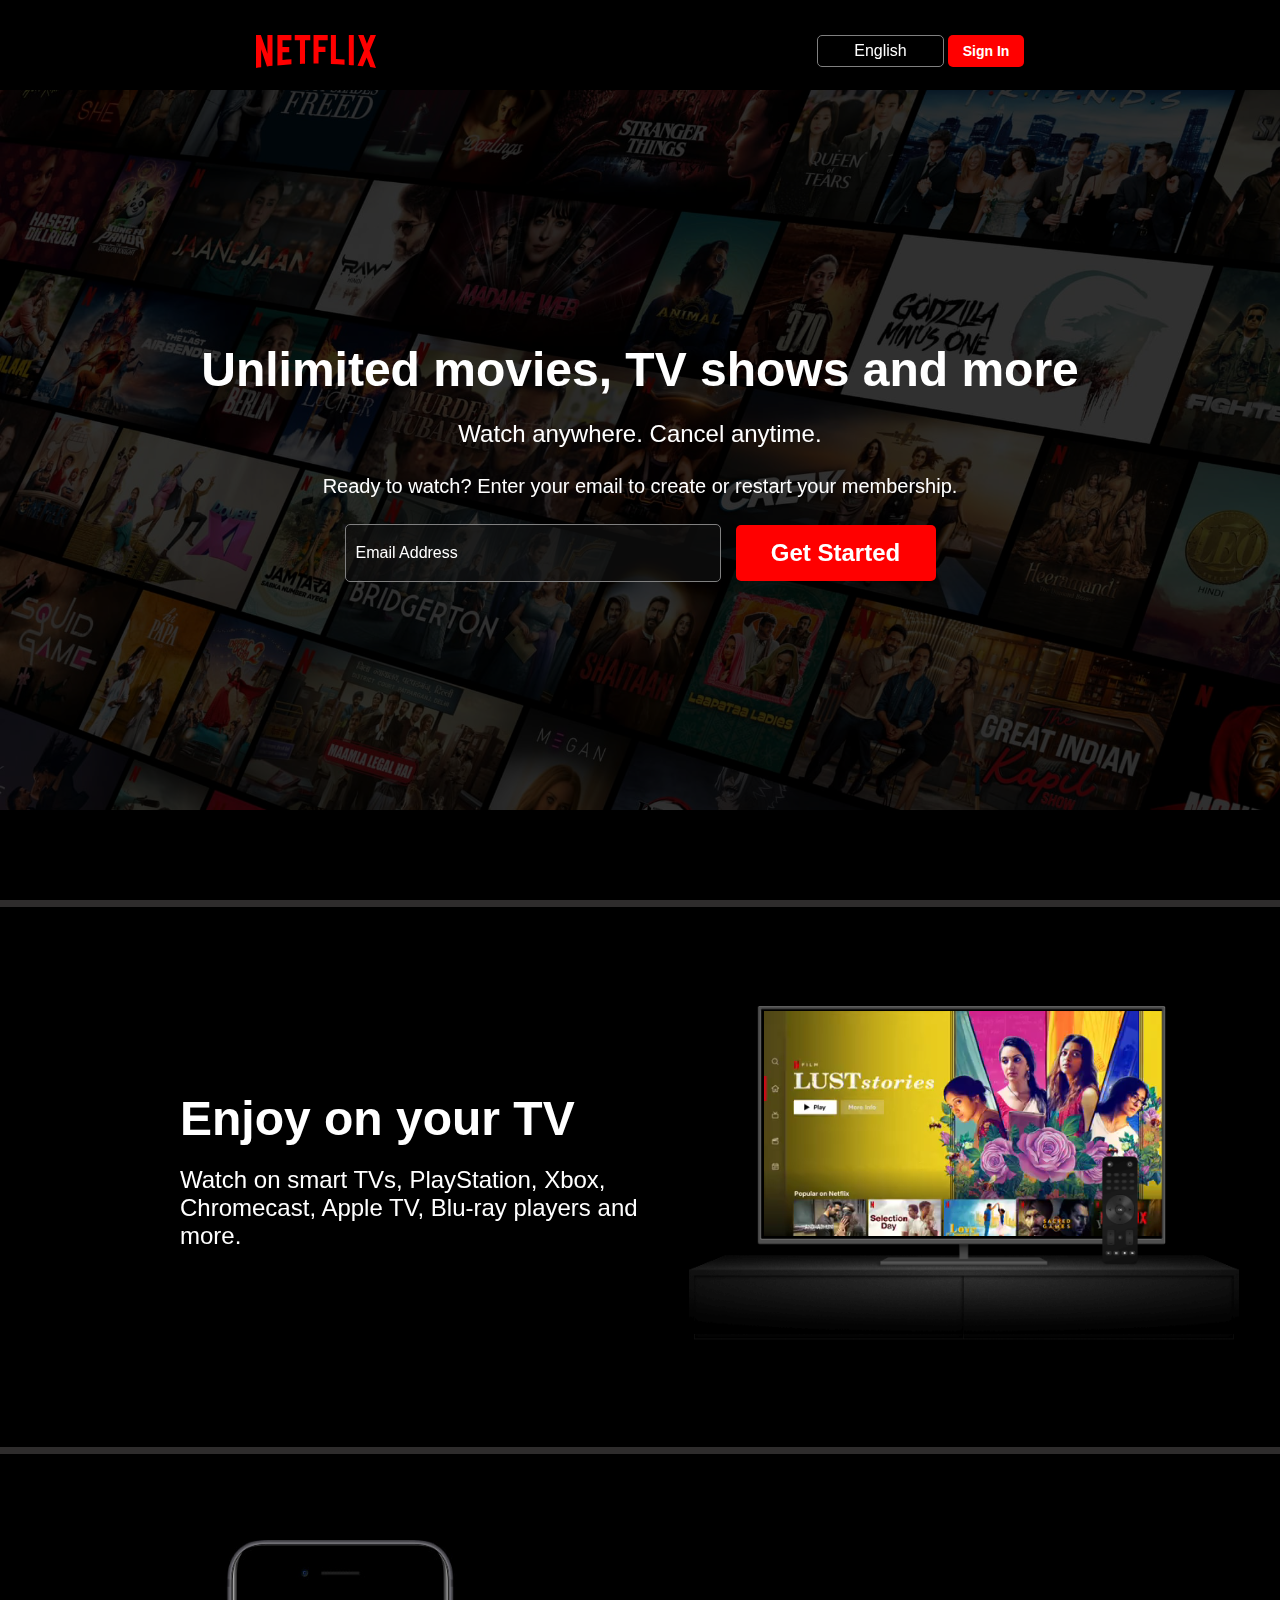
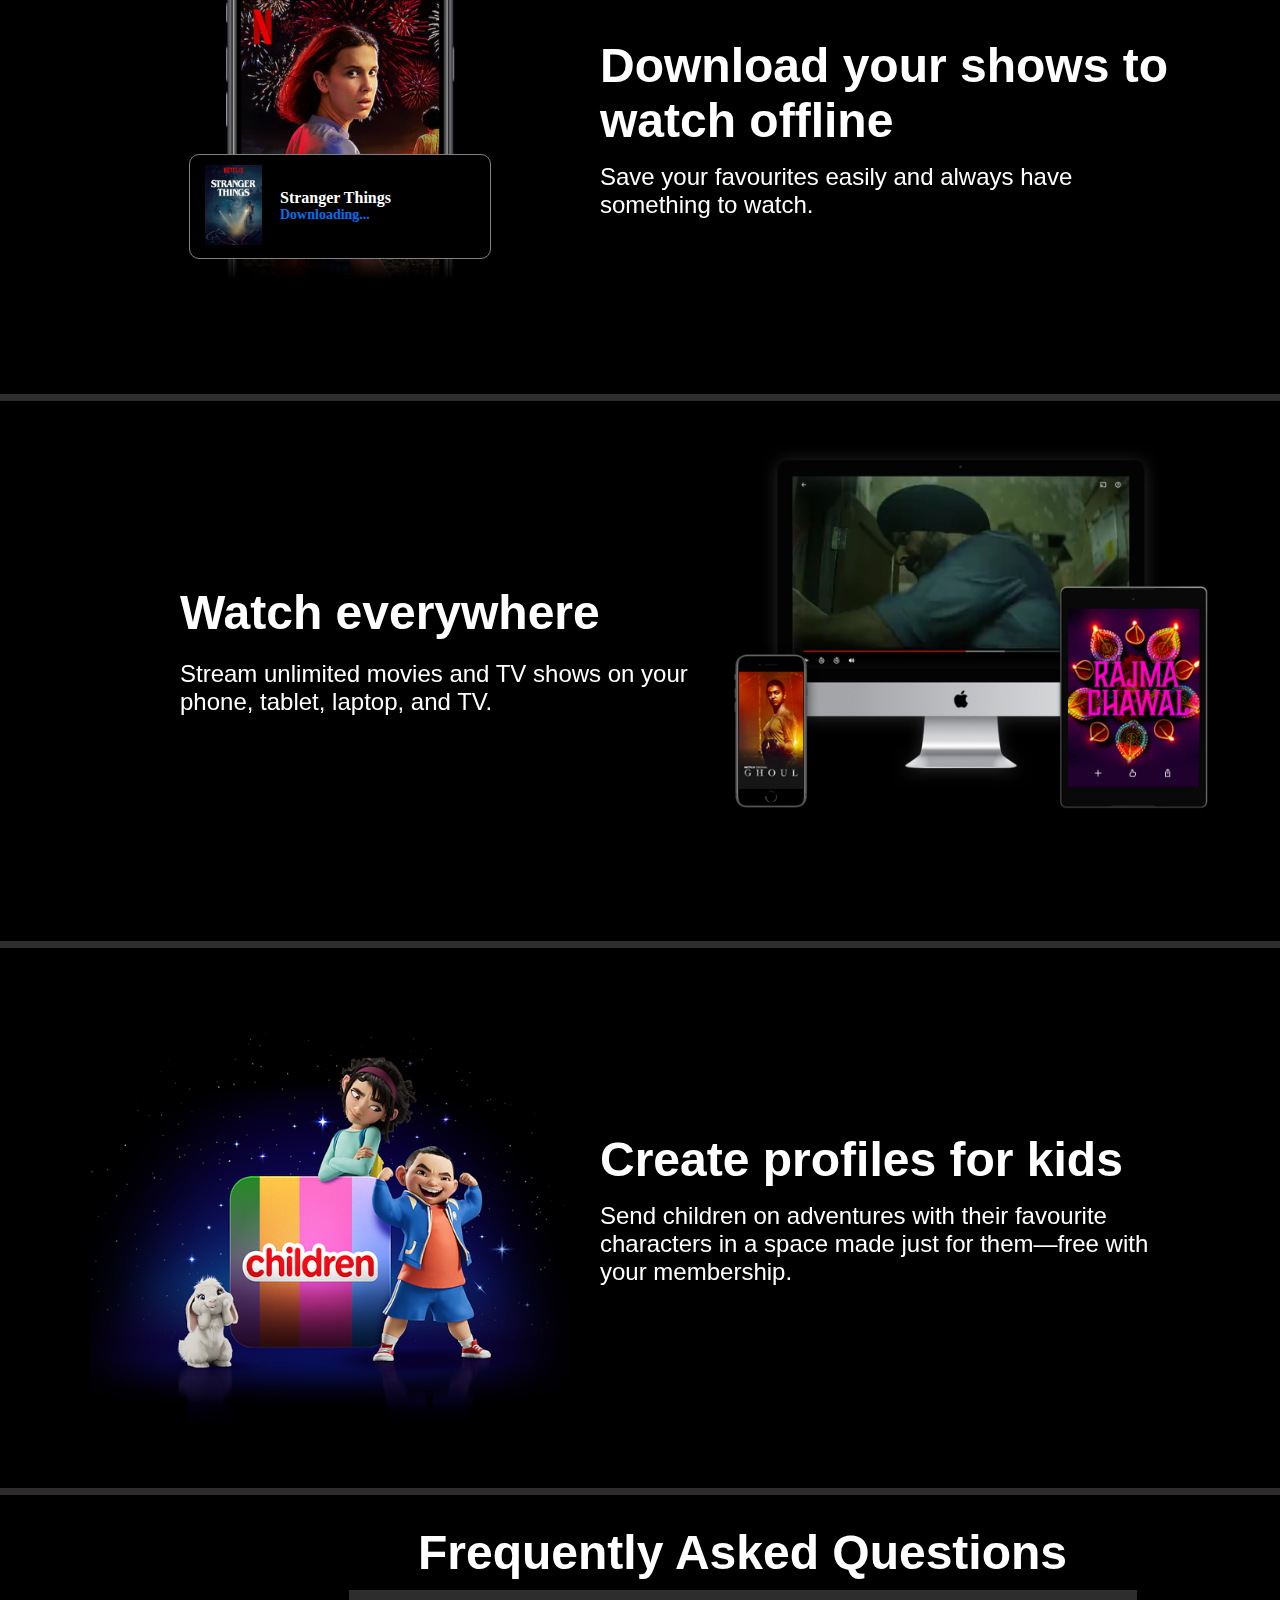
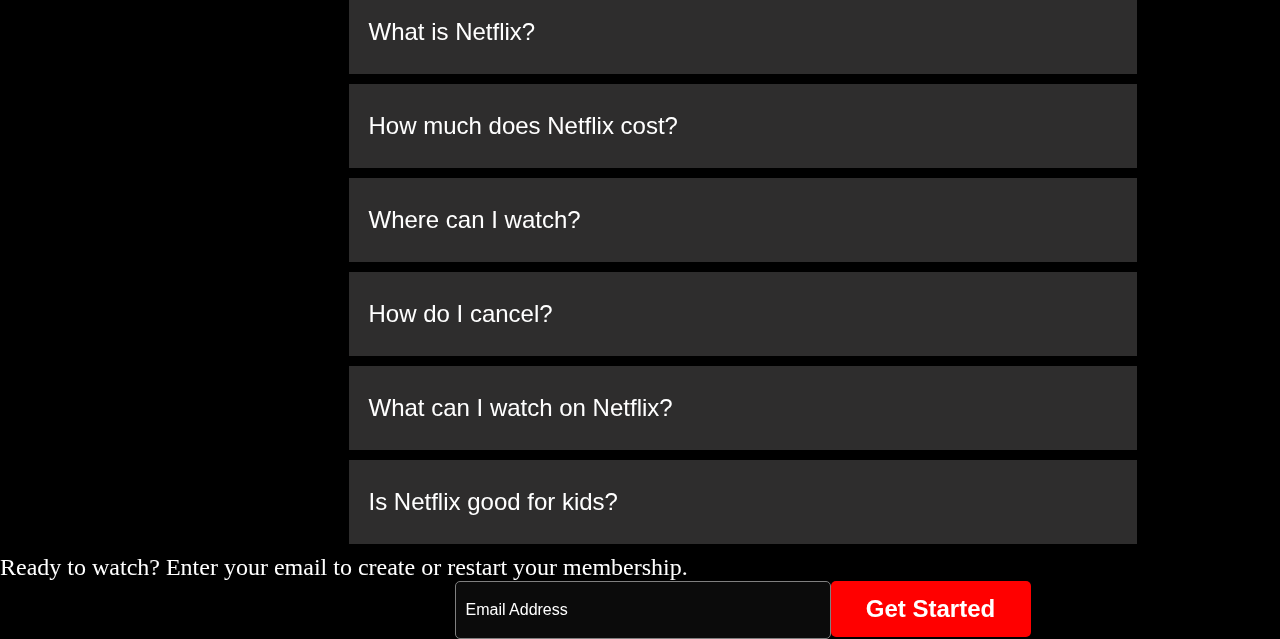
<file: NETFLIX CLONE/index.html>
<!DOCTYPE html>
<html lang="en">
<head>
    <meta charset="UTF-8">
    <meta name="viewport" content="width=device-width, initial-scale=1.0">
    <title>Netflix India-Watch TV Shows Online,Watch Movies Online</title>
    <link rel="stylesheet" href="style.css" >
    <link rel="icon" type="image"href="assests/images/netflix-logo.png">
    <link rel="stylesheet" href="https://cdnjs.cloudflare.com/ajax/libs/font-awesome/6.5.2/css/all.min.css" integrity="sha512-SnH5WK+bZxgPHs44uWIX+LLJAJ9/2PkPKZ5QiAj6Ta86w+fsb2TkcmfRyVX3pBnMFcV7oQPJkl9QevSCWr3W6A==" crossorigin="anonymous" referrerpolicy="no-referrer" />
</head>

<body>
    <div class="main">
        <nav>
          <span><img src="assests/images/logo.svg" alt=""width="100px">
          </span>
          <div class="btn">
            <button><i class="fa-solid fa-language" style="color: #ffffff;margin-right: 10px;"></i>English <i class="fa-solid fa-caret-down" style="color: #ffffff;margin-left:10px;font-size: 15px;"></i></button>
            <button>Sign In</button>
          </div>
        </nav>
<div class="box">
</div>
<div class="hero">
<span>Unlimited movies, TV shows and more</span>
<span>Watch anywhere. Cancel anytime.</span>
<span>Ready to watch? Enter your email to create or restart your membership.</span>
<div class="e_btn">
<input type="text" placeholder="Email Address"><button>Get Started <i class="fa-solid fa-chevron-right" style="color: #ffffff;"></i></button>
</div>
</div>
    </div>
    <div class="seprator">
  
</div>
    <div class="second">
<div class="right-text">
<span>Enjoy on your TV</span>
<span>Watch on smart TVs, PlayStation, Xbox, Chromecast, Apple TV, Blu-ray players and more. </span>
</div>
<div class="img">
<img src="assests/images/img1.png " alt="" width=550px height=420px>
<video src="assests/Videos/Video-1.mp4"autoplay  loop muted ></video>
</div>

    </div>
    <div class="seprator">
  
    </div>
    <div class="third">
      <div class="img2">
        <img src="assests/images/img-2.jpg" alt="" width="500px"height="400px">
        <div class="load">
          <div class="innerimg">
            
            <img src="assests/images/img-3.png" alt=""width=57 height="80">
           <p>Stranger Things</p>
            <p>Downloading...</p>
          </div>
          
        </div>
      </div>
<div class="left-text">
 <span>Download your shows to watch offline</span> 
<span>Save your favourites easily and always have<br>
   something to watch.</span>
</div>

    </div>
    <div class="seprator">
  
    </div>
    <div class="fourth">
      <div class="right-text">
      <span>Watch everywhere
        </span>
      <span>Stream unlimited movies and TV shows on your phone, tablet, laptop, and TV.</span>
      </div>
      <div class="img3">
      <img src="assests/images/img-4.png " alt="" width=550px height=420px>
      <video src="assests/Videos/Video-2.mp4"autoplay  loop muted></video>
      </div>
          </div>
          <div class="seprator">
  
          </div>
          <div class="fifth">
            <div class="img4">
              <img src="assests/images/img-5.png" alt="" width="500px"height="400px">
             
            </div>
      <div class="left-text">
       <span>Create profiles for kids
       </span> 
      <span> Send children on adventures with their favourite <br>characters in a space made just for them—free with<br> your membership.</span>
      </div>
          </div>
          <div class="seprator">
          </div>
          <div class="faqs">
            <h2>Frequently Asked Questions</h2>
            <div class="faqsbox">
              <span>What is Netflix?</span>
            </div>
            <div class="faqsbox">
              <span>How much does Netflix cost?  
              </span>
            </div>
            <div class="faqsbox">
              <span>Where can I watch?
              </span>
            </div>
            <div class="faqsbox">
              <span>How do I cancel?</span>
            </div>
            <div class="faqsbox">
              <span>  
                What can I watch on Netflix?</span>
            </div>
            <div class="faqsbox">
              <span>  
                Is Netflix good for kids?</span>
            </div>


            <div class="last_text">
              <span>Ready to watch? Enter your email to create or restart your membership.</span>
            </div>

            
            <div class="last_btn">
              <input type="text" placeholder="Email Address"> <button>Get Started <i class="fa-solid fa-chevron-right" style="color: #ffffff;"></i></button>
            </div>
          </div>
          </div>
</body>
</html>
</file>
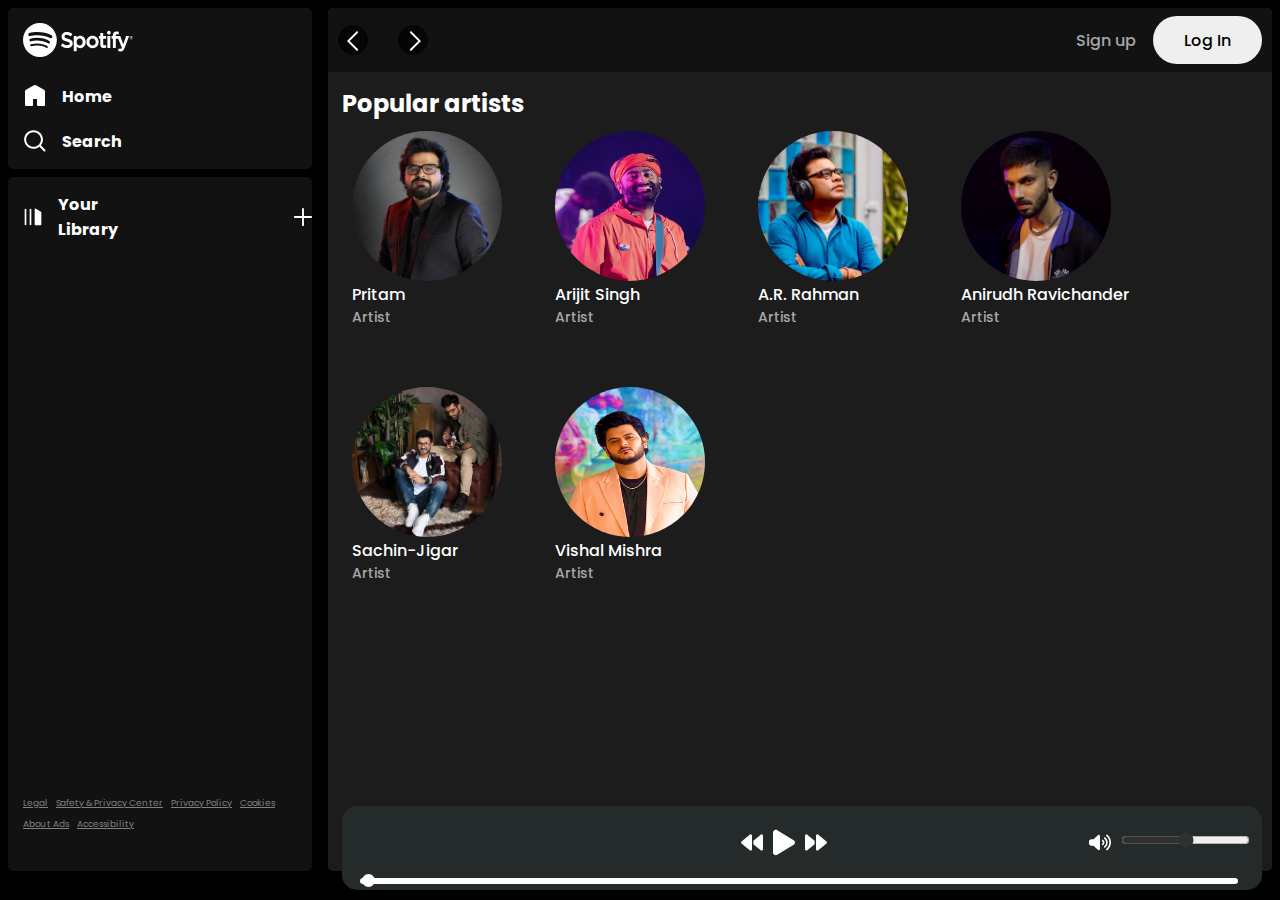
<file: SPOTIFY CLONE/index.html>
<!DOCTYPE html>
<html lang="en">

<head>
    <meta charset="UTF-8">
    <meta name="viewport" content="width=device-width, initial-scale=1.0">
    <!-- <title>Spotify - Web Player: Music for everyone</title> -->
    <title>Spotify - Web Player: Music for everyone</title>
    <link rel="stylesheet" href="style.css">
    <link rel="stylesheet" href="utility.css">
    <link rel="icon" href="assests/images/logo.png" type="image">
    <link rel="stylesheet" href="https://cdnjs.cloudflare.com/ajax/libs/font-awesome/6.5.2/css/all.min.css"
        integrity="sha512-SnH5WK+bZxgPHs44uWIX+LLJAJ9/2PkPKZ5QiAj6Ta86w+fsb2TkcmfRyVX3pBnMFcV7oQPJkl9QevSCWr3W6A=="
        crossorigin="anonymous" referrerpolicy="no-referrer" />
</head>

<body>
    <div class="main flex">
        <div class="left">
            <div class="close">
                <img class="invert" src="assests/images/hamcross.svg" alt="" width="35">

            </div>

            <div class="home bg-color rounded p-1 m-1">

                <div class="logo">
                    <img class="invert" src="assests/images/logo_main.svg" alt="" width="110">
                </div>

                <ul>
                    <li><img class="invert" src="assests/images/home.svg" alt="home">Home</li>
                    <li><img class="invert" src="assests/images/search.svg" alt="home">Search</li>
                </ul>
            </div>
            <div class="library rounded bg-color m-1 p-1 ">
                <div class="header">
                    <img class="invert" src="assests/images/library.svg" alt="library">
                    Your Library <img class="invert" src="assests/images/plus.svg" alt="">
                </div>
                <div class="songlist">
                    <ul>
                        <!-- <li>
                             <img src="assests/images/music.svg" alt=""class="invert"width="20px">
                            <div class="info">
                                <div>Song Name</div>
                                <div>Song Artist</div>
                            </div>
                            <div class="playnow">
                               <span>PlayNow</span>
                            <i class="fa-solid fa-play"></i>
                            </div>
                        </li> -->
                    </ul>
                </div>
                <div class="footer">
                    <div> <a href="https://www.spotify.com/in-en/legal/" id="" data-encore-id="textLink"><span
                                data-encore-id="type">Legal</span></a></div>
                    <div><a href="https://www.spotify.com/in-en/safetyandprivacy/" id="" data-encore-id="textLink">
                            <span data-encore-id="type">Safety &amp; Privacy Center</span>
                        </a>
                    </div>
                    <div>
                        <a href="https://www.spotify.com/in-en/legal/privacy-policy/" id="" data-encore-id="textLink">
                            <span data-encore-id="type">Privacy Policy</span>
                        </a>
                    </div>
                    <div>
                        <a href="https://www.spotify.com/in-en/legal/cookies-policy/" id="" data-encore-id="textLink">
                            <span data-encore-id="type">Cookies</span>
                        </a>
                    </div>
                    <div>
                        <a href="https://www.spotify.com/in-en/legal/privacy-policy/#s3" id=""
                            data-encore-id="textLink">
                            <span data-encore-id="type">About Ads</span>
                        </a>
                    </div>
                    <div>
                        <a href="https://www.spotify.com/in-en/accessibility/" id="" data-encore-id="textLink">
                            <span data-encore-id="type">Accessibility</span>
                        </a>
                    </div>
                </div>
            </div>

        </div>
        <div class="right  rounded  m-1 ">
            <div class="header-right bg-color ">
                <div class="nav">
                    <div class="hamburger-cont">

                        <img class="invert hamburger " src="assests/images/hamburger.svg" alt="">
                        <button><img class="invert" src="assests/images/arrow.svg" alt=""></button>
                        <button><img class="invert" src="assests/images/arrow2.svg" alt=""></button>
                    </div>
                </div>
                <div class="buttons">

                    <button>Sign up</button>
                    <button>Log In</button>
                </div>
            </div>

            <div class="playlist">
                <span>Popular artists</span>
                <div class="cardContainer ">
                    <div data-folder="ncs" class="card1">
                        <div class="imgpritam">
                            <img src="assests/images/pritam.jpeg" alt="">
                            <div class="playbtn">
                                <img src="assests/images/playbtn.svg" alt="" class="playbtn">
                            </div>
                        </div>
                        <div class="text">
                            <span>Pritam</span>
                            <p>Artist</p>
                        </div>

                    </div>
                    <div data-folder="cs" class="card1">
                        <div class="imgpritam">
                            <img src="assests/images/arijt.jpeg" alt="">
                            <div class="playbtn">
                                <img src="assests/images/playbtn.svg" alt="" class="playbtn">
                            </div>
                        </div>
                        <div class="text">
                            <span>Arijit Singh</span>
                            <p>Artist</p>
                        </div>
                    </div>
                    <div class="card1">
                        <div class="imgpritam">
                            <img src="assests/images/ar.jpeg" alt="">
                            <div class="playbtn">
                                <img src="assests/images/playbtn.svg" alt="" class="playbtn">
                            </div>
                        </div>
                        <div class="text">
                            <span>A.R. Rahman</span>
                            <p>Artist</p>
                        </div>
                    </div>
                    <div class="card1">
                        <div class="imgpritam">
                            <img src="assests/images/anirudd.jpeg" alt="">
                            <div class="playbtn">
                                <img src="assests/images/playbtn.svg" alt="" class="playbtn">
                            </div>
                        </div>
                        <div class="text">
                            <span>Anirudh Ravichander</span>
                            <p>Artist</p>
                        </div>
                    </div>
                    <div class="card1">
                        <div class="imgpritam">
                            <img src="assests/images/sachin.jpeg" alt="">
                            <div class="playbtn">
                                <img src="assests/images/playbtn.svg" alt="" class="playbtn">
                            </div>
                        </div>
                        <div class="text">
                            <span>Sachin-Jigar</span>
                            <p>Artist</p>
                        </div>
                    </div>
                    <div class="card1">
                        <div class="imgpritam">
                            <img src="assests/images/vishal.jpeg" alt="">
                            <div class="playbtn">
                                <img src="assests/images/playbtn.svg" alt="" class="playbtn">
                            </div>
                        </div>
                        <div class="text">
                            <span>Vishal Mishra</span>
                            <p>Artist</p>
                        </div>
                    </div>
                    <div class="playsong ">
                        <div class="seekbar">
                            <div class="circle">

                            </div>
                        </div>
                        <div class="abovebar">
                            <div class="songinfo invert"></div>

                            <div class="songbtn ">
                                <img src="assests/images/backward.svg" alt="" width="22" id="previous">
                                <img src="assests/images/playmusic.svg" alt="" width="22" id="play">
                                <img src="assests/images/forward.svg" alt="" width="22" id="next">
                            </div>
                            <!-- <i class="fa-solid fa-backward-step" id="previous"></i>
                                                        <i class="fa-solid fa-play" id="play"></i>
                                                        <i class="fa-solid fa-forward-step" id="next"></i> -->
                            <div class="durvol">
                                <div class="songtime invert"></div>
                                <div class="volume invert">
                                    <img  src="assests/images/volume.svg" alt="" width="22">
                                    <div class="range">
                                        <input type="range" name="volume" id="range">

                                    </div>
                                </div>
                            </div>
                        </div>

                    </div>

                </div>

            </div>

        </div>
    </div>
    <script src="script.js"></script>
</body>

</html>
</file>
<file: NETFLIX CLONE/style.css>
@import url('https://fonts.googleapis.com/css2?family=Martel+Sans:wght@200;300;400;600;700;800;900&display=swap');

* {
    margin: 0;
    padding: 0;
}

body {
    background-color: black;
}

.main {
    background-image: url(assests/images/bg.jpg);
    height: 100vh;
    width: 100%;
    position: relative;
    background-repeat: no-repeat;
    background-position: center center;
    background-size: max(1200px, 100vw);

}

.main .box {
    background-color: black;
    opacity: 0.75;
    height: 100vh;
    width: 100%;
    color: white;
    position: absolute;
    top: 0;
}

nav {
    display: flex;
    justify-content: space-between;
    align-items: center;
    max-width: 60vw;
    /* background-color: red; */
    margin: auto;
    padding: 20px;
    height: 62px;

}

nav img {
    width: 120px;
    color: red;
    position: relative;
    z-index: 10;
}

nav button {
    position: relative;
    z-index: 10;
}

nav button:nth-child(1) {
    width: 127px;
    height: 32px;
    font-size: 16px;
    font-weight: 400;
    color: white;
    background: transparent;
    border: 0.1px solid grey;
    border-radius: 5px;
    font-family: "Netflix Sans", "Helvetica Neue", "Segoe UI", sans-serif;

}

nav button:nth-child(2) {
    width: 76px;
    height: 32px;
    font-size: 14px;
    font-weight: 700;
    background-color: red;
    font-family: "Netflix Sans", "Helvetica Neue", "Segoe UI", sans-serif;
    color: white;
    border: none;
    border-radius: 5px;
    cursor: pointer;
}

nav button:nth-child(2):hover {
    opacity: 0.8;
}

nav button:nth-child(2) {
    width: 76px;
    height: 32px;
    font-size: 14px;
    font-weight: 700;
    background-color: red;
    font-family: "Netflix Sans", "Helvetica Neue", "Segoe UI", sans-serif;
    color: white;
    border: none;
    border-radius: 5px;
    cursor: pointer;
}

.hero {
    height: 80vh;
    display: flex;
    justify-content: center;
    align-items: center;
    flex-direction: column;
    position: relative;
    color: white;
    font-family: "Netflix Sans", "Helvetica Neue", "Segoe UI", Roboto, Ubuntu, sans-serif;
    gap: 23px;

}

span:nth-child(1) {
    font-size: 48px;
    font-weight: 900;
    line-height: normal;
}

span:nth-child(2) {
    font-size: 24px;
    font-weight: 400;
    line-height: normal;

}

span:nth-child(3) {
    font-size: 20px;
    font-weight: 400;
    line-height: 30px;

}

.e_btn {
    display: flex;
    justify-content: center;
    align-items: center;
    gap: 15px;
}

.e_btn input {
    width: 364px;
    height: 56px;
    border-radius: 5px;
    border: none;
    background-color: rgba(19, 19, 19, 0.6);
    padding-left: 10px;
    border: 0.1px solid grey;
    position: relative;
    /* top: -5px; */
}

.e_btn input::placeholder {
    color: white;
    font-weight: 400;
    font-family: "Netflix Sans", "Helvetica Neue", "Segoe UI", "Roboto", "Ubuntu", sans-serif;
    font-size: 16px;
}

.e_btn button {
    background-color: red;
    width: 200px;
    height: 56px;
    border-radius: 5px;
    border: none;
    font-family: "Netflix Sans", "Helvetica Neue", "Segoe UI", Roboto, Ubuntu, sans-serif;
    font-size: 24px;
    color: white;
    font-weight: 600;
    cursor: pointer;
}

.e_btn button:hover {
    opacity: 0.8;
}

.seprator {
    height: 7px;
    background-color: rgb(46, 44, 44);
}


.second {
    height: 520px;
    padding-top: 20px;
    display: flex;
    justify-content: space-between;
    align-items: center;
}

.right-text {
    width: 559px;
    height: 192px;
    display: flex;
    flex-direction: column;
    /* margin: auto; */
    margin-left: 180px;
    gap: 20px;

}

.right-text span:nth-child(1) {
    color: white;
    font-size: 48px;
    font-weight: 900;
    font-family: "Netflix Sans", "Helvetica Neue", "Segoe UI", "Roboto", "Ubuntu", sans-serif;
    ;
}

.right-text span:nth-child(2) {
    color: white;
    font-size: 24px;
    font-weight: 400;
    font-family: "Netflix Sans", "Helvetica Neue", "Segoe UI", "Roboto", "Ubuntu", sans-serif;
    ;
}

.second .img {
    width: 650px;
    height: 200px;
    margin: auto;
    margin-top: -5px;
    /* margin-left: -5px; */
    /* position: absolute  ;
    z-index: 10; */

}
.img video{
    position: relative;
    top: -335px;
    left: 75px;
    z-index: -1;
    width: 400px;
}
.third {
    height: 520px;
    padding-top: 20px;
    display: flex;
    justify-content: space-between;
    align-items: center;
    gap: -200px;
}

.left-text {
    color: white;
    display: flex;
    flex-direction: column;
    /* margin:auto; */
    width: 600px;
    height: 193px;
    gap: 15px;
    /* margin-left: -100px; */

}

.left-text span:nth-child(1) {
    font-size: 48px;
    font-weight: 900;
    font-family: "Netflix Sans", "Helvetica Neue", "Segoe UI", "Roboto", "Ubuntu", sans-serif;
    margin-left: -80px;

}

.left-text span:nth-child(2) {
    color: white;
    font-size: 24px;
    font-weight: 400;
    font-family: "Netflix Sans", "Helvetica Neue", "Segoe UI", "Roboto", "Ubuntu", sans-serif;
    margin-left: -80px;

}

.third .img2 {
    margin: auto;
}

.load {
    height: 103px;
    width: 300px;
    border: 0.1px solid grey;
    margin: auto;
    position: relative;
    top: -130px;
    z-index: 10;
    background-color: black;
    border-radius: 10px;
}

.innerimg img {
    padding: 10px 15px;
}
.innerimg p{
    position:relative;
    top:-70px;
    left: 90px;
}
.innerimg p:nth-child(2) {
    color: white;
    font-size: 16px;
    font-weight: 600;
}
.innerimg p:nth-child(3) {
    color: 
    rgb(0, 113, 235);
    font-size: 14px;
    font-weight: 600;
}
/* #image video{
position:relative;
z-index: -1;
/* top:100px; */
/* } */
.fourth {
    height: 520px;
    padding-top: 20px;
    display: flex;
    justify-content: space-between;
    align-items: center;
    /* position: absolute; */
}
.img3{
    width: 650px;
    height: 200px;
    margin: auto;
    margin-top: 10px; 
}
.fourth video{
    position: relative;
    top: -400px;
    left:90px;
    z-index: -1;
    width: 365px;
}
.fifth{
    height: 520px;
    padding-top: 20px;
    display: flex;
    justify-content: space-between;
    align-items: center;
    gap: -200px;
}
.img4{
    margin: auto;

}


.faqs{
    width: 1485px;
    height: 691px;
padding-top:30px;
margin: auto;

}
.faqs span{
font-size: 24px;
font-weight: 400;
color: white;


}
h2{
    color: white;
    font-size: 48px;
    font-weight: 900;
    text-align: center;
    font-family: "Netflix Sans", "Helvetica Neue", "Segoe UI", "Roboto", "Ubuntu", sans-serif;
}
.faqsbox{
   max-width: 60vw;
    height: 84px;
    background-color: rgb(46, 45, 45);
    display: flex;
    justify-content: space-between;
    align-items: center;
    margin:  10px auto;
    padding-left: 20px; 
    font-family: "Netflix Sans", "Helvetica Neue", "Segoe UI", "Roboto", "Ubuntu", sans-serif;

    /* border-radius: 5px ; */
   
}


.last_btn button {
    background-color: red;
    width: 200px;
    height: 56px;
    border-radius: 5px;
    border: none;
    font-family: "Netflix Sans", "Helvetica Neue", "Segoe UI", Roboto, Ubuntu, sans-serif;
    font-size: 24px;
    color: white;
    font-weight: 600;
    cursor: pointer;
}
.last_btn{
    display: flex;
    justify-content: center;
}
.last_btn button:hover {
    opacity: 0.8;
}
.last_btn input {
    width: 364px;
    height: 56px;
    border-radius: 5px;
    border: none;
    background-color: rgba(19, 19, 19, 0.6);
    padding-left: 10px;
    border: 0.1px solid grey;
    position: relative;
    /* top: -5px; */
}

.last_btn input::placeholder {
    color: white;
    font-weight: 400;
    font-family: "Netflix Sans", "Helvetica Neue", "Segoe UI", "Roboto", "Ubuntu", sans-serif;
    font-size: 16px;
}
</file>
<file: SPOTIFY CLONE/style.css>
@import url('https://fonts.googleapis.com/css2?family=Poppins:ital,wght@0,100;0,200;0,300;0,400;0,500;0,600;0,700;0,800;0,900;1,100;1,200;1,300;1,400;1,500;1,600;1,700;1,800;1,900&display=swap');

* {
    margin: 0;
    padding: 0;
}
:root{
    --a:0;
}
body {
    background-color: black;
    color: white;
    font-family: 'poppins';
}

.left {
    width: 25vw;
    /* padding: 10px; */
    /* margin: 8px 0 0 8px; */
}



.home ul li {
    list-style: none;
    display: flex;
    width: 24px;
    gap: 15px;
    padding-top: 20px;
    font-size: 16px;
    font-weight: 700;
    font-family: "Flow Circular", system-ui;
    font-family: 'Poppins';
    align-items: center;
}

.header {
    display: flex;
    width: 100%;
    gap: 15px;
    /* padding-top: 5px; */
    font-size: 16px;
    font-weight: 700;
    font-family: 'Poppins';
    align-items: center;

}

.header img {
    width: 20px;
}

.header img:nth-child(2) {
    margin-left: 160px;
}

.library {
    /* min-height: 70vh; */
    position: relative;
}

.footer {
    display: flex;
    font-size: 9px;
    gap: 8px;
    position: absolute;
    bottom: 40px;
    /* top:80px; */
    flex-wrap: wrap;
}

.footer a {
    color: grey;
}

.right {
    /* height: 97vh; */
    background-color: #1c1c1c;
    /* max-height: 100vh; */
    /* overflow: scroll; */
    width: 100%;
    position: relative;
    /* height: 100vh; */

}

.header-right {
    width: 100%;
    height: 64px;
    display: flex;
    align-items: center;
    justify-content: space-between;
    margin-right: 25px;
    border-top-right-radius: 8px;
    border-top-left-radius: 8px;
}

.nav img {
    width: 20px;
}

.nav button {
    width: 30px;
    height: 30px;
    border-radius: 50%;
    background-color: rgba(0, 0, 0, .7);
    border: none;
    color: white;
    align-items: center;
    padding: 6px;

}

.header-right>* {
    padding: 4px 10px;
}

/* log in btn */
.buttons {
    display: flex;
}

.buttons button:nth-child(2) {
    width: 109px;
    height: 48px;
    border-radius: 35px;
    font-size: 16px;
    font-weight: 500;
    border: none;
    font-family: 'Poppins';
    cursor: pointer;
}

.buttons button:nth-child(2):hover {
    font-weight: bolder;

}

/* sign up btn */
.buttons button:nth-child(1) {
    width: 95px;
    height: 48px;
    font-size: 16px;
    font-weight: 500;
    border: none;
    font-family: 'Poppins';
    background-color: #121212;
    color: #a7a7a7;
    cursor: pointer;

}

.buttons button:nth-child(1):hover {
    font-size: 1.05rem;
    color: white;
}

.cardContainer {
    display: flex;
    flex-wrap: wrap;
    /* justify-content: center; */
    /* justify-content: space-between; */
    /* max-height: 70vh; */
    overflow-y: auto;
    gap: 10px;

}

.playlist {
    padding: 14px;
}

.playlist>span {
    font-size: 24px;
    font-weight: 700;
}

.card1 {
    width: 173px;
    height: 226px;
    /* padding-top: 30px; */
padding: 10px;
transition: all .9s;
border-radius: 10px;

}
.card1:hover{
    background-color: rgb(47, 46, 46);
    cursor: pointer;
    --a:1;
}
.imgpritam img {
    height: 150px;
    width: 150px;
    border-radius: 50%;
}

.playbtn img {
    width: 28px;
    height: 28px;
    position: relative;
    left: 90px;
    bottom: 80px;
    border-radius: 50%;
    background-color: rgb(53, 177, 53);
    padding: 12px;
    visibility: visible;
    opacity: var(--a);
transition: all .9s;

}



.text {
    margin-top: -65px;
}

.text span {
    font-size: 16px;
    font-weight: 500;
}

.text p {
    font-size: 14px;
    color: rgb(167, 167, 167);
    font-weight: 500;
}

.playsong {
    position: fixed;
    bottom: 10px;
    background-color: #85ea71;
    width: 70vw;
    padding: 12px;
    /* display: flex;
    justify-content: center;
    align-items: center; */
    gap: 25px;
    background-color: white;
    filter: invert(1);
    background-color: #dad5d5;
    border-radius: 15px;
    min-height: 60px;

}

.playsong img {
    color: black;
}

.songlist {
    height: 444px;
    overflow: auto;
    margin: 20px 0 150px 0;
}

.songlist ul {
    padding: 10px -50px;

}

.songlist ul li {
    /* list-style: decimal ; */
    list-style: none;
    display: flex;
    gap: 20px;
    padding: 10px 0 10px 0;
    border: 1px solid white;
    padding: 14px;
    margin: 10px;
    border-radius: 5px;
    justify-content: space-between;
    cursor: pointer;
}

.songbtn {
    display: flex;
    gap: 10px;
}

.playnow {
    display: flex;
    gap: 35px;
    justify-content: center;
    align-items: center;
}

.playnow span {
    font-size: 9px;
    width: 5px;
    padding: 5px;
}

.info {
    font-size: 9px;
    width: 444px;
}

.seekbar {
    height: 2px;
    width: 95%;
    border: 2px solid black;
    border-radius: 10px;
    position: absolute;
    bottom: 0;
    margin: 6px;
    background: black;
    right: 18px;
    cursor: pointer;

}

.circle {
    width: 13px;
    height: 13px;
    border-radius: 50%;
    background-color: black;
    position: relative;
    bottom: 6px;
    left: 0%;
    transition: left 0.5s;
}

.playsong i {
    cursor: pointer;
}

/* .playsong {
    display: flex;
    justify-content: space-between;

} */
.hamburger {
    display: none;
}

.hamburger-cont {
    display: flex;
    gap: 30px;
    justify-content: center;
    align-items: center;
}

.close {
    display: none;
}

.abovebar {
    display: flex;
    /* align-items: center; */
    justify-content: space-between;
    padding-top: 10px;

}

/* .barr{
    display: flex;
    justify-content: space-between;
} */
.songinfo {
    width: 250px;
    font-size: 10px;
}
.durvol{
    display: flex;
justify-content: center;
align-items: center;
}
.songtime{
    width: 125px;
    font-size: 10px;
}
.volume{
    display: flex;
    gap:10px;
}
#range{
    accent-color: rgb(49, 49, 49);
}
@media (max-width:1200px) {
    .left {
        position: absolute;
        left: -120%;
        transition: all .3s;
        z-index: 3;
        width: 395px;
        background-color: black;
        margin: 0;
        padding: 0;
    }


    .left .close {
        display: block;
        position: absolute;
        right: 30px;
        top: 25px;

    }

    .right {
        width: 100vw;
        margin: 0;
        height: 100vh;
    }

    .songinfo,
    .songtime {
        width: auto;
    }

    .playsong {
        /* position: fixed; */
        bottom: 30px;
        width: calc(100vw - 102px);
        /* margin-top: -200px; */
    }

    .seekbar {
        width: calc(100vw - 130px);
        /* margin:auto;
        margin-bottom: 10px; */
    }

    .hamburger {
        display: block;
    }

    .playsong {
        font-size: 10px;
    }

    /* .header-right>.buttons{
        display: flex;
    } */
    .card1 {
        /* width: 250px; */
        /* padding: 0; */
        /* margin: 0; */
    }

    .cardContainer {
        justify-content: center;
        /* margin: 0;
        padding: 0; */
    }

    .abovebar {
        flex-direction: column;
        gap: 15px;
        align-items: center;
    }
.durvol{
    gap:20px;
    flex-direction: column;
    gap:13px;
}
.volume{
    display: flex;
    flex-direction: column;
    justify-content: center;
    align-items: center;
}
}
</file>
<file: SPOTIFY CLONE/utility.css>
.flex{
    display: flex;
}
.justify-content{
justify-content: center;
}
.align-items{
    align-items: center;
}
.bg-color{
    background-color: #121212;
    color: white;
}
.invert{
    filter: invert(1);
}
.rounded{
    border-radius: 5px;
}
.m-1{
margin: 8px;
}
.p-1{
padding: 15px;
}
/* Hide the default scrollbar */
::-webkit-scrollbar {
    width: 10px; /* width of the scrollbar track */
    height: 10px; /* height of the scrollbar track */
  }
  
  /* Style the scrollbar track */
  ::-webkit-scrollbar-track {
    background-color: #333; /* background color of the scrollbar track */
    border-radius: 5px; /* border radius of the scrollbar track */
  }
  
  /* Style the scrollbar thumb */
  ::-webkit-scrollbar-thumb {
    background-color: #666; /* background color of the scrollbar thumb */
    border-radius: 5px; /* border radius of the scrollbar thumb */
  }
  
  /* Style the scrollbar thumb when hovered */
  ::-webkit-scrollbar-thumb:hover {
    background-color: #999; /* background color of the scrollbar thumb when hovered */
  }
</file>
